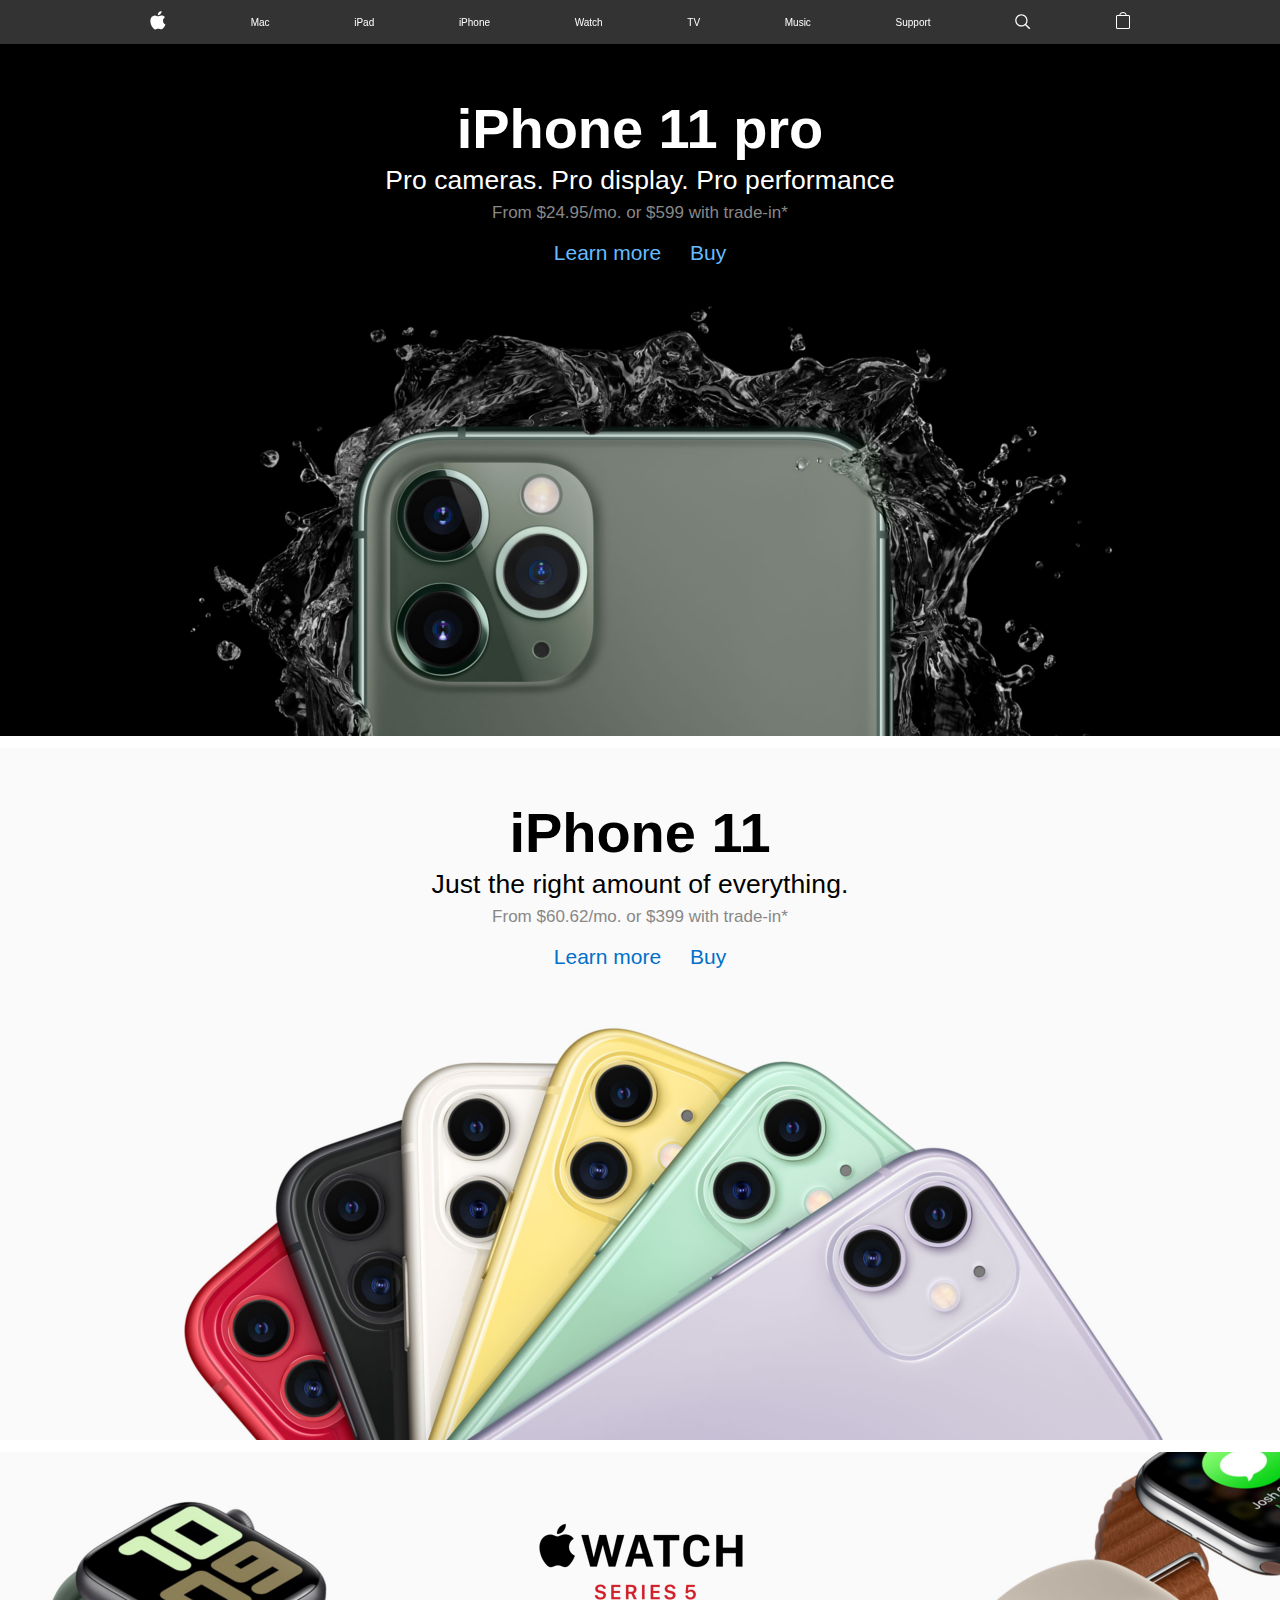
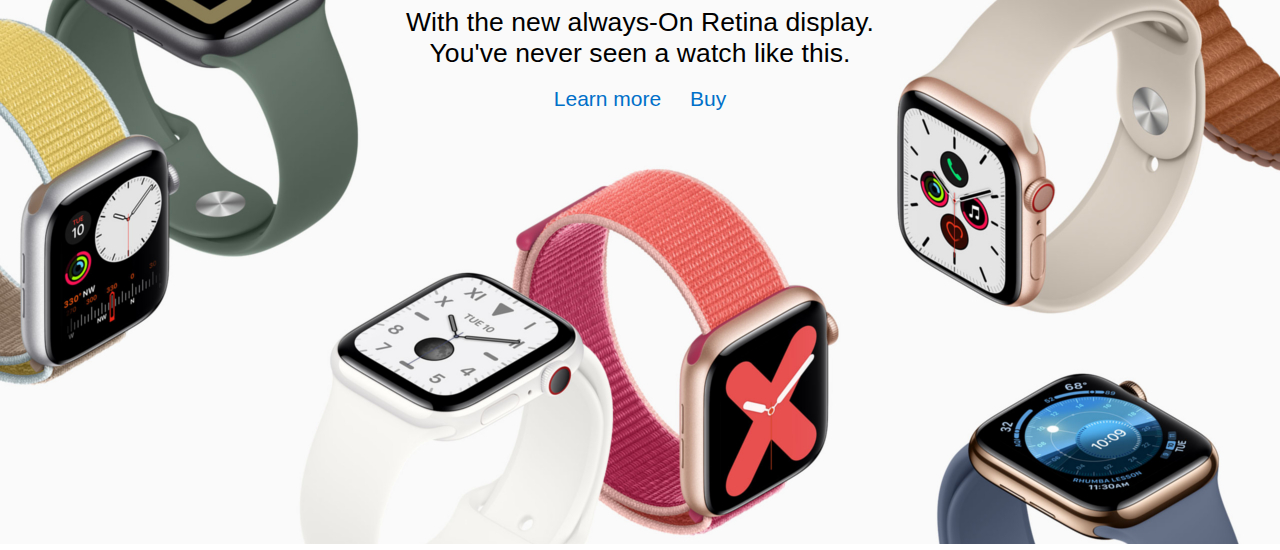
<file: apple-iphone-11/index.html>
<!doctype html>
<html lang="en">
<head>
    <meta charset="UTF-8">
    <meta name="viewport"
          content="width=device-width, user-scalable=no, initial-scale=1.0, maximum-scale=1.0, minimum-scale=1.0">
    <meta http-equiv="X-UA-Compatible" content="ie=edge">
    <title>Apple</title>
    <link rel="stylesheet" href="styles.css">
</head>
<body>
    <header>
        <div class="container">
            <nav class="nav">
                <ul class="nav-list nav-list-mobile">
                    <li class="nav-item">
                        <div class="mobile-menu">
                            <span class="line line-top"></span>
                            <span class="line line-bottom"></span>
                        </div>
                    </li>
                    <li class="nav-item">
                        <a href="index.html" class="nav-link nav-link-apple"></a>
                    </li>
                    <li class="nav-item">
                        <a href="#" class="nav-link nav-link-bag"></a>
                    </li>
                </ul>
                <!-- /.nav-list nav-list-mobile -->
                <ul class="nav-list nav-list-larger">
                    <li class="nav-item nav-item-hidden">
                        <a href="index.html" class="nav-link nav-link-apple"></a>
                    </li>
                    <li class="nav-item">
                        <a href="#" class="nav-link">Mac</a>
                    </li>
                    <li class="nav-item">
                        <a href="#" class="nav-link">iPad</a>
                    </li>
                    <li class="nav-item">
                        <a href="#" class="nav-link">iPhone</a>
                    </li>
                    <li class="nav-item">
                        <a href="#" class="nav-link">Watch</a>
                    </li>
                    <li class="nav-item">
                        <a href="#" class="nav-link">TV</a>
                    </li>
                    <li class="nav-item">
                        <a href="#" class="nav-link">Music</a>
                    </li>
                    <li class="nav-item">
                        <a href="#" class="nav-link">Support</a>
                    </li>

                    <li class="nav-item">
                        <a href="#" class="nav-link nav-link-search"></a>
                    </li>
                    <li class="nav-item nav-item-hidden">
                        <a href="#" class="nav-link nav-link-bag"></a>
                    </li>
                </ul>
                <!-- /.nav-list nav-list-larger -->
            </nav>
        </div>
    </header>

    <section class="hero iphone-11-pro">
        <div class="container">
            <div class="title">
                <h2 class="title-heading">iPhone 11 pro</h2>
                <h3 class="title-sub-heading">Pro cameras. Pro display. Pro performance</h3>
                <p class="title-price">From $24.95/mo. or $599 with trade-in*</p>
            </div>
            <div class="cta">
                <a href="#" class="cta-link">Learn more</a>
                <a href="#" class="cta-link">Buy</a>
            </div>
        </div>
    </section>

    <section class="hero iphone-11">
        <div class="container">
            <div class="title title-dark">
                <h2 class="title-heading">iPhone 11</h2>
                <h3 class="title-sub-heading">Just the right amount of everything.</h3>
                <p class="title-price">From $60.62/mo. or $399 with trade-in*</p>
            </div>
            <div class="cta">
                <a href="#" class="cta-link cta-link-darker">Learn more</a>
                <a href="#" class="cta-link cta-link-darker">Buy</a>
            </div>
        </div>
    </section>

    <section class="hero watch">
        <div class="container">
            <div class="title title-dark">
                <h2 class="title-heading-watch"></h2>
                <h3 class="title-sub-heading">With the new always-On Retina display. <br>
                    You've never seen a watch like this.</h3>
            </div>
            <div class="cta">
                <a href="#" class="cta-link cta-link-darker">Learn more</a>
                <a href="#" class="cta-link cta-link-darker">Buy</a>
            </div>
        </div>
    </section>

<script src="main.js"></script>
</body>
</html>
</file>
<file: apple-iphone-11/styles.css>
/* Global */
*,
*::before,
*::after
{
    margin: 0;
    padding: 0;
}

html{
    font-size: 10px;
    font-family: 'SF Pro display', sans-serif;
}

a{
    display: block;
    text-decoration: none;
}

.container{
    max-width: 98rem;
    margin: 0 auto;
    padding: 0 2.2rem;
}

/* Header */
header{
    position: fixed;
    top: 0;
    z-index: 1400;
    width: 100%;
    height: 4.4rem;
    background-color: rgba(0, 0, 0, .8);
    backdrop-filter: blur(2rem);
}

.nav-list{
    list-style: none;
    display: flex;
    align-items: center;
    justify-content: space-between;
    margin: 0 -1rem;
}

.nav-list-mobile{
    display: none;
}

.nav-link{
    font: 1.4rem;
    color: #fff;
    padding: 0 1rem;
    transition: opacity .5s;
}

.nav-link:hover{
    opacity: .7;
}

.nav-link-apple{
    width: 1.6rem;
    height: 4.4rem;
    background: url("images/icons/apple.svg") center no-repeat;
}

.nav-link-search{
    width: 1.6rem;
    height: 4.4rem;
    background: url("images/icons/search.svg") center no-repeat;
}

.nav-link-bag{
    width: 1.4rem;
    height: 4.4rem;
    background: url("images/icons/bag.svg") center no-repeat;
}

/* iPhone 11 pro */
.iphone-11-pro{
    height: 92.2rem;
    background: url("images/hero/iphone-11-pro/iphone_11_pro_large.jpg");
    margin-top: 4.4rem;
}


.title{
    color: #fff;
    text-align: center;
    padding-top: 5.5rem;
}

.title-heading{
    font-size: 5.6rem;
    line-height: 1.07143;
    letter-spacing: -.005rem;
}

.title-sub-heading{
    font-size: 2.65rem;
    margin-top: .6rem;
    letter-spacing: .008rem;
    font-weight: 400;
}

.title-price{
    font-size: 1.7rem;
    color: #888;
    margin-top: .68rem;
}

.cta{
    text-align: center;
    margin-top: 1.8rem;
}

.cta-link{
    color: #66bbff;
    font-size: 2.1rem;
    display: inline-block;
}

.cta-link:nth-child(2){
    margin-left: 2.6rem;
}

.cta-link:hover{
    border-bottom: 2px solid #66bbff;
}

/*iPhone 11 section*/
.iphone-11{
    background: url("images/hero/iphone-11/iphone_11_large.jpg");
}

.title-dark{
    color: black;
}

.cta-link-darker{
    color: #0070c9;
}

.cta-link-darker:hover{
    border-bottom-color: #0070c9;
}

.watch{
    background: url("images/hero/watch/watch_large.jpg")
}

.title-heading-watch{
    height: 7.8rem;
    background: url("images/hero/watch/logo_watch_large.png") center no-repeat;
    background-size: auto 7.8rem;
    margin-top: 1.6rem;
}


/* moved to the bottom of all section style to be consistent style */
.hero{
    height: 69.2rem;
    background-size: auto 73.6rem;
    background-position: center;
    background-repeat: no-repeat;
    border-top: .6rem solid #fff;
    border-bottom: .6rem solid #fff;
}

.iphone-11-pro{
    border-top: none;
}

/* end */

@media screen and (max-width: 1068px){
    .iphone-11-pro{
        background: url("images/hero/iphone-11-pro/iphone_11_pro_medium.jpg");
    }

    .iphone-11{
        background: url("images/hero/iphone-11/iphone_11_medium.jpg");
    }

    .watch{
        background: url("images/hero/watch/watch_medium.jpg");
    }

    .hero{
        height: 65rem;
        background-size: auto 69.8rem;
        background-position: bottom center;
        background-repeat: no-repeat;
    }

    .title-heading{
        font-size: 4.4rem;
    }

    .title-sub-heading{
        font-size: 2.4rem;
    }

    .cta-link:nth-child(2){
        margin-left: 2rem;
    }

    .title-heading-watch{
        height: 6.2rem;
        background: url("images/hero/watch/logo_watch_medium.png") center no-repeat;
        background-size: auto 6.2rem;
    }

    @media screen and (max-width: 767px){
        header{
            height: 4.8rem;
            transition: background .36s cubic-bezier(0.32, 0.08, 0.24, 1),
                        height .56s cubic-bezier(0.32, 0.08, 0.24, 1);
        }

        header .container{
            padding: 0;
        }

        .iphone-11-pro{
            margin-top: 4.8rem; 
        }   


        .nav-list{
            margin-top: 0;
        }

        .nav-list-mobile{
            display: flex;
        }

        .nav-item{
            width: 4.8rem;
            height: 4.8rem;
            display: flex;
            justify-content: center;
        }

        .nav-item-hidden{
            display: none;
        }

        .mobile-menu{
            position: relative; 
            z-index: 1500;
            width: 100%;
            height: 100%;
            display: flex;
            flex-direction: column; 
            align-items: center;
            justify-content: center;
            cursor: pointer;
        }

        .line{
            position: absolute;
            width: 1.7rem;
            height: 1px;
            background-color: white;
            transition: margin-top .3192s cubic-bezier(0.04, 0.04, 0.12, 0.96);
        }

        .line-top{
            margin-top: 3px;
        }

        .line-bottom{
            margin-top: -.8rem;
        }

        .active .line-top{
            margin-top: 0;
            transform: rotate(45deg);
            transition: transform .3192s .1s cubic-bezier(0.04, 0.04, 0.12, 0.96);
        }
        .active .line-bottom{
            margin-top: 0;
            transform: rotate(-45deg);
            transition: transform .3192s .1s cubic-bezier(0.04, 0.04, 0.12, 0.96);
        }

        header.active{
            height: 100%;
            background-color: #000;
        }

        .nav-link-apple{
            width: 1.8rem;
            height: 4.8rem;
            position: relative;
            z-index: 1500;
        }

        .nav-link-bag{
            width: 1.8rem;
            height: 4.4rem;
            transition: opacity 3s;
        }

        .nav{
            position: relative;
        }

        .nav-link{
            font-size: 1.7rem;
            padding: 0;
            margin: auto 0;
        }

        .nav-list-larger{
            position: fixed;
            top: 0;
            left: 0;
            width: 0;
            height: 0;
            display: block;
            padding: 10.5rem 5rem;
            z-index: 1000;
            box-sizing: border-box;
            transition: opacity .3s;
            opacity: 0;
            visibility: hidden;
        }

        .active .nav-list-larger{
            width: 100%;
            height: 100vh;
            opacity: 1;
            visibility: visible;
        }

        .active .nav-link-bag{
            opacity: 0;
            transition: opacity .3s;
        }

        .nav-list-larger .nav-item{
            width: 100%;
            justify-content: flex-start;
            border-bottom: 2px solid rgba(255, 255, 255, .1);
        }

        .nav-list-larger .nav-item:nth-child(9){
            border-bottom: none;
        }

        .active .nav-list-larger .nav-item{
            animation: fadeIn 1s ease-in;
        }

        @keyframes fadeIn{
            from{
                opacity: 0;
            }

            to{
                opacity: 1;
            }
        }

        @media screen and (max-width: 735px){
            .iphone-11-pro{
                background: url("images/hero/iphone-11-pro/iphone_11_pro_small.jpg");
            }
        
            .iphone-11{
                background: url("images/hero/iphone-11/iphone_11_small.jpg");
            }
        
            .watch{
                background: url("images/hero/watch/watch_small.jpg");
            }
        }

        .hero{
            height: 50rem;
            background-size: auto 54.8rem;
            background-position: bottom center;
            background-repeat: no-repeat;
        }

        .title{
            padding: 3.7rem;
        }

        .title-heading{
            font-size: 3.2rem;
        }

        .title-sub-heading{
            font: 1.9rem;
        }

        .title-heading-watch{
            margin-top: -.5rem;
            margin-bottom: 0;
        }

        .title-price{
            font-size: 1.4rem;
        }

        .cta {
            margin-top: .7rem;
        }

        .cta-link{
            font-size: 1.9rem;
        }

    }
    
}
</file>
